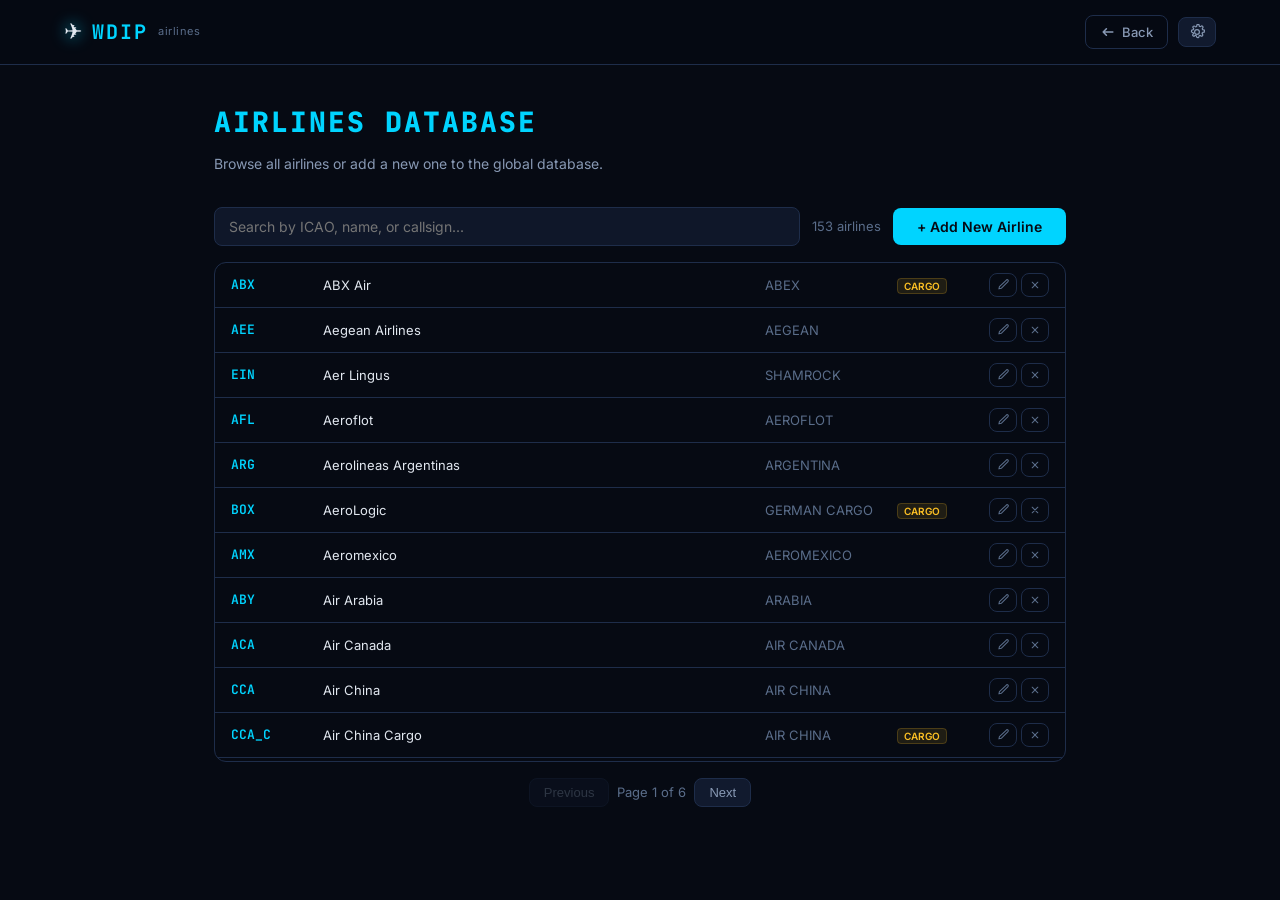
<file: add-airline.html>
<!DOCTYPE html>
<html lang="en">
<head>
  <meta charset="UTF-8">
  <meta name="viewport" content="width=device-width, initial-scale=1.0">
  <title>Add Airline — WDIP</title>
  <link rel="preconnect" href="https://fonts.googleapis.com">
  <link rel="preconnect" href="https://fonts.gstatic.com" crossorigin>
  <link href="https://fonts.googleapis.com/css2?family=Inter:wght@300;400;500;600;700;800;900&family=JetBrains+Mono:wght@400;500;600;700&display=swap" rel="stylesheet">
  <link rel="stylesheet" href="styles.css">
  <link rel="icon" href="data:image/svg+xml,<svg xmlns='http://www.w3.org/2000/svg' viewBox='0 0 100 100'><text y='.9em' font-size='90'>✈️</text></svg>">
</head>
<body class="edit-page">

  <!-- Navigation -->
  <nav class="navbar" id="navbar">
    <div class="nav-container">
      <a href="index.html" class="nav-logo">
        <span class="logo-icon">✈</span>
        <span class="logo-text">WDIP</span>
        <span class="logo-sub">airlines</span>
      </a>
      <div class="editor-nav-actions">
        <a href="index.html" class="editor-back-link">
          <svg width="16" height="16" viewBox="0 0 20 20" fill="none"><path d="M16 10H4m0 0l4-4m-4 4l4 4" stroke="currentColor" stroke-width="2" stroke-linecap="round" stroke-linejoin="round"/></svg>
          Back
        </a>
        <button class="editor-settings-btn" id="settingsBtn" title="Settings">
          <svg width="16" height="16" viewBox="0 0 20 20" fill="none"><path d="M10 13a3 3 0 100-6 3 3 0 000 6z" stroke="currentColor" stroke-width="1.5"/><path d="M16.47 11.13a1.25 1.25 0 00.25 1.38l.05.04a1.5 1.5 0 11-2.13 2.13l-.04-.05a1.25 1.25 0 00-2.13.88v.12a1.5 1.5 0 01-3 0v-.06a1.25 1.25 0 00-.82-1.15 1.25 1.25 0 00-1.38.25l-.04.05a1.5 1.5 0 11-2.13-2.13l.05-.04a1.25 1.25 0 00-.88-2.13H4.5a1.5 1.5 0 010-3h.06a1.25 1.25 0 001.15-.82 1.25 1.25 0 00-.25-1.38l-.05-.04A1.5 1.5 0 117.54 3.1l.04.05a1.25 1.25 0 001.38.25H9a1.25 1.25 0 00.75-1.15V2a1.5 1.5 0 013 0v.06a1.25 1.25 0 00.75 1.15 1.25 1.25 0 001.38-.25l.04-.05a1.5 1.5 0 112.13 2.13l-.05.04a1.25 1.25 0 00-.25 1.38V6.5a1.25 1.25 0 001.15.75h.35a1.5 1.5 0 010 3h-.06a1.25 1.25 0 00-1.15.75z" stroke="currentColor" stroke-width="1.5"/></svg>
        </button>
      </div>
    </div>
  </nav>

  <!-- Main Content -->
  <main class="form-page-main" style="max-width: 900px;">
    <h1 class="form-page-title">AIRLINES DATABASE</h1>
    <p class="form-page-subtitle">Browse all airlines or add a new one to the global database.</p>

    <!-- Search + Add button row -->
    <div class="airline-list-header">
      <div class="airline-list-search">
        <input class="form-input" id="airlineSearchInput" placeholder="Search by ICAO, name, or callsign..." spellcheck="false">
      </div>
      <span class="airline-list-count" id="airlineCount"></span>
      <button class="form-submit-btn" id="addNewBtn">
        + Add New Airline
      </button>
    </div>

    <!-- Add Airline Form (hidden by default) -->
    <div class="form-card" id="addAirlineForm" style="display: none;">
      <h3 style="margin-bottom: 16px; font-size: 16px; color: var(--text-primary);">New Airline</h3>
      <div class="form-field">
        <label>Key (Database Code)</label>
        <input class="form-input mono" id="newKey" placeholder="AAL" spellcheck="false">
        <p class="form-input-hint">Unique key in the database. For cargo variants, check the Cargo box below (adds _C suffix automatically).</p>
        <p class="form-error" id="keyError"></p>
      </div>
      <div class="form-field">
        <label>Full Name</label>
        <input class="form-input" id="newName" placeholder="American Airlines" spellcheck="false">
      </div>
      <div class="form-field">
        <label>ICAO Callsign Code</label>
        <input class="form-input mono" id="newIcao" placeholder="AAL" spellcheck="false">
      </div>
      <div class="form-field">
        <label>Phonetic Callsign</label>
        <input class="form-input" id="newCallsign" placeholder="AMERICAN" spellcheck="false">
      </div>
      <div class="form-field">
        <label class="form-checkbox-label">
          <input type="checkbox" id="newCargo"> Cargo airline (adds _C suffix to key)
        </label>
      </div>
      <div class="form-actions">
        <button class="form-cancel-btn" id="cancelAddBtn">Cancel</button>
        <button class="form-submit-btn" id="saveAirlineBtn">Save Airline</button>
      </div>
    </div>

    <!-- Airline List -->
    <div class="airline-list" id="airlineList">
      <!-- Rendered by JS -->
    </div>
    <div class="airline-pagination" id="pagination"></div>
  </main>

  <!-- Toast + Settings injected by settings.js -->

  <script src="airlines-db.js"></script>
  <script src="github-api.js"></script>
  <script src="settings.js"></script>
  <script src="add-airline.js"></script>
</body>
</html>
</file>
<file: styles.css>
/* ============================================
   WHERE DO I PARK — Styles
   Dark aviation theme for flight simmers
   ============================================ */

/* --- Reset & Variables --- */
*, *::before, *::after {
  margin: 0;
  padding: 0;
  box-sizing: border-box;
}

:root {
  --bg-primary: #060a13;
  --bg-secondary: #0c1220;
  --bg-card: #111a2e;
  --bg-card-hover: #162036;
  --bg-surface: #0f1729;
  --border: #1e2d4a;
  --border-light: #2a3f66;
  --text-primary: #e2e8f0;
  --text-secondary: #8899b4;
  --text-muted: #5a6d8a;
  --accent: #00d4ff;
  --accent-dim: #0099bb;
  --accent-glow: rgba(0, 212, 255, 0.15);
  --accent-glow-strong: rgba(0, 212, 255, 0.3);
  --green: #00e87b;
  --green-dim: #00a857;
  --amber: #fbbf24;
  --red: #f87171;
  --radius-sm: 8px;
  --radius-md: 12px;
  --radius-lg: 16px;
  --radius-xl: 24px;
  --shadow-sm: 0 2px 8px rgba(0,0,0,0.3);
  --shadow-md: 0 4px 20px rgba(0,0,0,0.4);
  --shadow-lg: 0 8px 40px rgba(0,0,0,0.5);
  --shadow-glow: 0 0 30px rgba(0, 212, 255, 0.1);
  --font-sans: 'Inter', -apple-system, BlinkMacSystemFont, 'Segoe UI', sans-serif;
  --font-mono: 'JetBrains Mono', 'Fira Code', 'Cascadia Code', monospace;
  --transition: 0.25s cubic-bezier(0.4, 0, 0.2, 1);
}

html {
  scroll-behavior: smooth;
  scroll-padding-top: 80px;
}

body {
  font-family: var(--font-sans);
  background: var(--bg-primary);
  color: var(--text-primary);
  line-height: 1.6;
  overflow-x: hidden;
  -webkit-font-smoothing: antialiased;
}

::selection {
  background: var(--accent);
  color: var(--bg-primary);
}

::-webkit-scrollbar {
  width: 8px;
}
::-webkit-scrollbar-track {
  background: var(--bg-secondary);
}
::-webkit-scrollbar-thumb {
  background: var(--border-light);
  border-radius: 4px;
}
::-webkit-scrollbar-thumb:hover {
  background: var(--text-muted);
}

.container {
  max-width: 1200px;
  margin: 0 auto;
  padding: 0 24px;
}

/* --- Navigation --- */
.navbar {
  position: fixed;
  top: 0;
  left: 0;
  right: 0;
  z-index: 100;
  background: rgba(6, 10, 19, 0.85);
  backdrop-filter: blur(20px);
  -webkit-backdrop-filter: blur(20px);
  border-bottom: 1px solid var(--border);
  transition: var(--transition);
}

.nav-container {
  max-width: 1200px;
  margin: 0 auto;
  padding: 0 24px;
  height: 64px;
  display: flex;
  align-items: center;
  justify-content: space-between;
}

.nav-logo {
  display: flex;
  align-items: center;
  gap: 10px;
  text-decoration: none;
  color: var(--text-primary);
}

.logo-icon {
  font-size: 22px;
  filter: drop-shadow(0 0 8px var(--accent));
}

.logo-text {
  font-family: var(--font-mono);
  font-weight: 700;
  font-size: 20px;
  letter-spacing: 2px;
  color: var(--accent);
}

.logo-sub {
  font-size: 11px;
  font-weight: 400;
  color: var(--text-muted);
  letter-spacing: 0.5px;
  display: none;
}

@media (min-width: 640px) {
  .logo-sub {
    display: inline;
  }
}

.nav-links {
  display: flex;
  gap: 32px;
}

.nav-link {
  text-decoration: none;
  color: var(--text-secondary);
  font-size: 14px;
  font-weight: 500;
  transition: var(--transition);
  position: relative;
}

.nav-link::after {
  content: '';
  position: absolute;
  bottom: -4px;
  left: 0;
  width: 0;
  height: 2px;
  background: var(--accent);
  transition: var(--transition);
}

.nav-link:hover {
  color: var(--text-primary);
}

.nav-link:hover::after {
  width: 100%;
}

.nav-mobile-toggle {
  display: none;
  flex-direction: column;
  gap: 5px;
  background: none;
  border: none;
  cursor: pointer;
  padding: 4px;
}

.nav-mobile-toggle span {
  width: 22px;
  height: 2px;
  background: var(--text-secondary);
  border-radius: 2px;
  transition: var(--transition);
}

@media (max-width: 639px) {
  .nav-links {
    display: none;
  }
  .nav-mobile-toggle {
    display: flex;
  }
}

/* --- Hero Section --- */
.hero {
  position: relative;
  min-height: 100vh;
  display: flex;
  align-items: center;
  justify-content: center;
  padding: 120px 24px 80px;
  overflow: hidden;
}

.hero-bg {
  position: absolute;
  inset: 0;
  overflow: hidden;
}

.grid-pattern {
  position: absolute;
  inset: 0;
  background-image:
    radial-gradient(circle at 1px 1px, rgba(0, 212, 255, 0.06) 1px, transparent 0);
  background-size: 40px 40px;
  mask-image: radial-gradient(ellipse at center, black 30%, transparent 70%);
  -webkit-mask-image: radial-gradient(ellipse at center, black 30%, transparent 70%);
}

.hero-content {
  position: relative;
  z-index: 1;
  text-align: center;
  max-width: 700px;
}

.hero-badge {
  display: inline-block;
  padding: 6px 16px;
  background: var(--accent-glow);
  border: 1px solid rgba(0, 212, 255, 0.2);
  border-radius: 100px;
  font-size: 13px;
  font-weight: 500;
  color: var(--accent);
  margin-bottom: 28px;
  letter-spacing: 0.5px;
}

.hero-title {
  font-size: clamp(48px, 8vw, 80px);
  font-weight: 900;
  line-height: 1.05;
  letter-spacing: -2px;
  margin-bottom: 20px;
}

.accent {
  color: var(--accent);
  text-shadow: 0 0 40px rgba(0, 212, 255, 0.3);
}

.hero-subtitle {
  font-size: 18px;
  color: var(--text-secondary);
  max-width: 520px;
  margin: 0 auto 36px;
  line-height: 1.7;
}

.hero-cta {
  display: inline-flex;
  align-items: center;
  gap: 10px;
  padding: 14px 32px;
  background: var(--accent);
  color: var(--bg-primary);
  font-weight: 600;
  font-size: 16px;
  border: none;
  border-radius: var(--radius-md);
  text-decoration: none;
  cursor: pointer;
  transition: var(--transition);
  box-shadow: 0 0 30px rgba(0, 212, 255, 0.25);
}

.hero-cta:hover {
  background: #33dfff;
  transform: translateY(-2px);
  box-shadow: 0 0 50px rgba(0, 212, 255, 0.35);
}

.hero-stats {
  display: flex;
  align-items: center;
  justify-content: center;
  gap: 32px;
  margin-top: 56px;
  padding-top: 32px;
  border-top: 1px solid var(--border);
}

.stat {
  display: flex;
  flex-direction: column;
  align-items: center;
  gap: 4px;
}

.stat-value {
  font-family: var(--font-mono);
  font-size: 28px;
  font-weight: 700;
  color: var(--text-primary);
}

.stat-label {
  font-size: 12px;
  color: var(--text-muted);
  text-transform: uppercase;
  letter-spacing: 1px;
}

.stat-divider {
  width: 1px;
  height: 32px;
  background: var(--border);
}

/* --- Section Shared --- */
.section-header {
  text-align: center;
  margin-bottom: 48px;
}

.section-tag {
  display: inline-block;
  padding: 4px 14px;
  background: var(--accent-glow);
  border: 1px solid rgba(0, 212, 255, 0.15);
  border-radius: 100px;
  font-size: 12px;
  font-weight: 600;
  color: var(--accent);
  text-transform: uppercase;
  letter-spacing: 1.5px;
  margin-bottom: 16px;
}

.section-title {
  font-size: clamp(28px, 4vw, 40px);
  font-weight: 800;
  letter-spacing: -1px;
  margin-bottom: 12px;
}

.section-desc {
  font-size: 16px;
  color: var(--text-secondary);
  max-width: 560px;
  margin: 0 auto;
  line-height: 1.7;
}

/* --- Airport Selection --- */
.airports-section {
  padding: 100px 0;
  background: var(--bg-secondary);
  border-top: 1px solid var(--border);
  border-bottom: 1px solid var(--border);
}

/* Airport Search Bar */
.airport-search-bar {
  display: flex;
  align-items: center;
  gap: 12px;
  padding: 14px 20px;
  background: var(--bg-card);
  border: 1px solid var(--border);
  border-radius: var(--radius-lg);
  margin-bottom: 24px;
  transition: border-color 0.2s;
}

.airport-search-bar:focus-within {
  border-color: var(--accent-dim);
}

.airport-search-icon {
  color: var(--text-muted);
  flex-shrink: 0;
}

.airport-search-input {
  width: 100%;
  background: transparent;
  border: none;
  outline: none;
  font-family: var(--font-sans);
  font-size: 15px;
  color: var(--text-primary);
}

.airport-search-input::placeholder {
  color: var(--text-muted);
}

.airport-grid {
  display: grid;
  grid-template-columns: repeat(auto-fit, minmax(320px, 1fr));
  gap: 20px;
}

.airport-card {
  position: relative;
  padding: 28px;
  background: var(--bg-card);
  border: 1px solid var(--border);
  border-radius: var(--radius-lg);
  cursor: pointer;
  transition: var(--transition);
  overflow: hidden;
}

.airport-card::before {
  content: '';
  position: absolute;
  top: 0;
  left: 0;
  right: 0;
  height: 3px;
  background: linear-gradient(90deg, var(--accent), var(--green));
  opacity: 0;
  transition: var(--transition);
}

.airport-card:hover {
  border-color: var(--border-light);
  background: var(--bg-card-hover);
  transform: translateY(-4px);
  box-shadow: var(--shadow-lg), var(--shadow-glow);
}

.airport-card:hover::before {
  opacity: 1;
}

.airport-card.active {
  border-color: var(--accent);
  box-shadow: var(--shadow-glow);
}

.airport-card.active::before {
  opacity: 1;
}

.airport-card.coming-soon {
  opacity: 0.6;
}

.airport-card.coming-soon:hover {
  opacity: 0.8;
  transform: translateY(-2px);
}

.airport-card-top {
  display: flex;
  align-items: center;
  justify-content: space-between;
  gap: 10px;
  margin-bottom: 4px;
}

.airport-card-icao {
  font-family: var(--font-mono);
  font-size: 32px;
  font-weight: 700;
  color: var(--accent);
  letter-spacing: 2px;
  margin-bottom: 0;
}

.airport-card-name {
  font-size: 16px;
  font-weight: 600;
  margin-bottom: 2px;
}

.airport-card-city {
  font-size: 13px;
  color: var(--text-muted);
  margin-bottom: 16px;
}

.airport-card-meta {
  display: flex;
  gap: 16px;
  flex-wrap: wrap;
}

.airport-meta-item {
  display: flex;
  align-items: center;
  gap: 6px;
  font-size: 12px;
  color: var(--text-secondary);
}

.meta-dot {
  width: 6px;
  height: 6px;
  border-radius: 50%;
  background: var(--green);
}

.meta-dot.amber {
  background: var(--amber);
}

.coming-soon-badge {
  position: absolute;
  top: 16px;
  right: 16px;
  padding: 4px 12px;
  background: rgba(251, 191, 36, 0.1);
  border: 1px solid rgba(251, 191, 36, 0.25);
  border-radius: 100px;
  font-size: 11px;
  font-weight: 600;
  color: var(--amber);
  text-transform: uppercase;
  letter-spacing: 1px;
}


.verification-badge {
  display: inline-flex;
  align-items: center;
  white-space: nowrap;
  padding: 4px 10px;
  border-radius: 100px;
  font-size: 11px;
  font-weight: 700;
  letter-spacing: 0.4px;
  flex-shrink: 0;
}

.verification-badge.verified,
.verification-chip.verified {
  color: var(--green);
  border: 1px solid rgba(0, 232, 123, 0.3);
  background: rgba(0, 232, 123, 0.12);
}

.verification-badge.in_progress,
.verification-chip.in_progress {
  color: var(--amber);
  border: 1px solid rgba(251, 191, 36, 0.3);
  background: rgba(251, 191, 36, 0.12);
}

/* --- Search Section --- */
.search-section {
  padding: 100px 0 60px;
  min-height: 100vh;
}

.search-header {
  margin-bottom: 36px;
}

.back-btn {
  display: inline-flex;
  align-items: center;
  gap: 8px;
  padding: 8px 16px;
  background: transparent;
  border: 1px solid var(--border);
  border-radius: var(--radius-sm);
  color: var(--text-secondary);
  font-size: 13px;
  font-weight: 500;
  cursor: pointer;
  transition: var(--transition);
  margin-bottom: 24px;
  font-family: var(--font-sans);
}

.back-btn:hover {
  border-color: var(--border-light);
  color: var(--text-primary);
  background: var(--bg-card);
}

.airport-info-header {
  display: flex;
  align-items: baseline;
  gap: 16px;
  flex-wrap: wrap;
}

.airport-info-header .icao {
  font-family: var(--font-mono);
  font-size: 36px;
  font-weight: 800;
  color: var(--accent);
  letter-spacing: 3px;
}

.airport-info-header .name {
  font-size: 18px;
  color: var(--text-secondary);
  font-weight: 400;
}


.verification-chip {
  padding: 5px 12px;
  border-radius: 100px;
  font-size: 12px;
  font-weight: 600;
  margin-left: 4px;
}

.edit-airport-btn {
  display: inline-flex;
  align-items: center;
  gap: 6px;
  padding: 7px 16px;
  background: transparent;
  border: 1px solid var(--border);
  border-radius: var(--radius-sm);
  color: var(--text-secondary);
  font-size: 13px;
  font-weight: 500;
  cursor: pointer;
  transition: var(--transition);
  text-decoration: none;
  font-family: var(--font-sans);
  margin-left: auto;
}

.edit-airport-btn:hover {
  border-color: var(--accent);
  color: var(--accent);
  background: var(--accent-glow);
}

/* --- Search Bar --- */
.search-bar-container {
  margin-bottom: 40px;
}

.search-bar {
  display: flex;
  gap: 12px;
  padding: 8px;
  background: var(--bg-card);
  border: 1px solid var(--border);
  border-radius: var(--radius-lg);
  align-items: flex-end;
}

.search-input-group {
  flex: 1;
  position: relative;
  padding: 8px 16px;
}

.search-label {
  display: block;
  font-size: 11px;
  font-weight: 600;
  color: var(--text-muted);
  text-transform: uppercase;
  letter-spacing: 1px;
  margin-bottom: 6px;
}

.search-input {
  width: 100%;
  background: transparent;
  border: none;
  outline: none;
  font-family: var(--font-mono);
  font-size: 18px;
  font-weight: 600;
  color: var(--text-primary);
  letter-spacing: 2px;
  text-transform: uppercase;
}

.search-input::placeholder {
  color: var(--text-muted);
  font-weight: 400;
  text-transform: none;
  letter-spacing: 0;
  font-family: var(--font-sans);
  font-size: 15px;
}

.search-btn {
  display: flex;
  align-items: center;
  gap: 8px;
  padding: 12px 24px;
  background: var(--accent);
  color: var(--bg-primary);
  font-weight: 600;
  font-size: 14px;
  border: none;
  border-radius: var(--radius-md);
  cursor: pointer;
  transition: var(--transition);
  white-space: nowrap;
  font-family: var(--font-sans);
}

.search-btn:hover {
  background: #33dfff;
  box-shadow: 0 0 20px rgba(0, 212, 255, 0.3);
}

/* Autocomplete */
.autocomplete-dropdown {
  position: absolute;
  top: 100%;
  left: 0;
  right: 0;
  background: var(--bg-card);
  border: 1px solid var(--border-light);
  border-radius: var(--radius-md);
  margin-top: 4px;
  max-height: 240px;
  overflow-y: auto;
  display: none;
  z-index: 50;
  box-shadow: var(--shadow-lg);
}

.autocomplete-dropdown.active {
  display: block;
}

.autocomplete-item {
  display: flex;
  align-items: center;
  justify-content: space-between;
  padding: 10px 16px;
  cursor: pointer;
  transition: background 0.15s;
  border-bottom: 1px solid var(--border);
}

.autocomplete-item:last-child {
  border-bottom: none;
}

.autocomplete-item:hover,
.autocomplete-item.selected {
  background: var(--accent-glow);
}

.autocomplete-icao {
  font-family: var(--font-mono);
  font-weight: 600;
  font-size: 14px;
  color: var(--accent);
  letter-spacing: 1px;
  min-width: 50px;
}

.autocomplete-name {
  font-size: 13px;
  color: var(--text-secondary);
}

.autocomplete-terminal {
  font-size: 11px;
  color: var(--text-muted);
  font-family: var(--font-mono);
}

.autocomplete-callsign {
  font-size: 10px;
  color: var(--accent-dim);
  font-family: var(--font-mono);
  text-transform: uppercase;
  letter-spacing: 0.5px;
}

.autocomplete-cargo {
  font-size: 9px;
  background: rgba(0, 232, 123, 0.15);
  color: var(--green);
  padding: 1px 4px;
  border-radius: 3px;
  font-weight: 600;
  letter-spacing: 0.5px;
}

.cargo-badge-sm {
  display: inline-block;
  font-size: 8px;
  background: rgba(0, 232, 123, 0.2);
  color: var(--green);
  padding: 0 3px;
  border-radius: 3px;
  margin-left: 2px;
  font-weight: 700;
  vertical-align: super;
}

/* Quick Airlines */
.quick-airlines {
  display: flex;
  gap: 8px;
  margin-top: 14px;
  flex-wrap: wrap;
  align-items: center;
}

.quick-label {
  font-size: 12px;
  color: var(--text-muted);
  margin-right: 4px;
}

.quick-btn {
  padding: 5px 14px;
  background: var(--bg-surface);
  border: 1px solid var(--border);
  border-radius: 100px;
  font-family: var(--font-mono);
  font-size: 12px;
  font-weight: 600;
  color: var(--text-secondary);
  cursor: pointer;
  transition: var(--transition);
  letter-spacing: 1px;
}

.quick-btn:hover {
  border-color: var(--accent);
  color: var(--accent);
  background: var(--accent-glow);
}

/* --- Results Grid --- */
.results-grid {
  display: grid;
  grid-template-columns: 1fr 380px;
  gap: 24px;
  align-items: start;
}

@media (max-width: 960px) {
  .results-grid {
    grid-template-columns: 1fr;
  }
}

/* --- Map --- */
.map-card {
  background: var(--bg-card);
  border: 1px solid var(--border);
  border-radius: var(--radius-lg);
  overflow: hidden;
}

.map-card-header {
  display: flex;
  align-items: center;
  gap: 16px;
  padding: 12px 20px;
  border-bottom: 1px solid var(--border);
  flex-wrap: wrap;
}

.map-card-header h3 {
  font-size: 14px;
  font-weight: 600;
  color: var(--text-primary);
}

.map-hint {
  font-size: 12px;
  color: var(--text-muted);
  transition: var(--transition);
  margin-left: auto;
}

/* Map View Toggle */
.map-view-toggle {
  display: flex;
  background: var(--bg-primary);
  border: 1px solid var(--border);
  border-radius: var(--radius-sm);
  overflow: hidden;
}

.map-toggle-btn {
  padding: 5px 14px;
  background: transparent;
  border: none;
  font-family: var(--font-sans);
  font-size: 12px;
  font-weight: 600;
  color: var(--text-muted);
  cursor: pointer;
  transition: var(--transition);
  white-space: nowrap;
}

.map-toggle-btn:hover {
  color: var(--text-secondary);
}

.map-toggle-btn.active {
  background: var(--accent);
  color: var(--bg-primary);
}

.map-wrapper {
  padding: 0;
  min-height: 400px;
}

#leafletMap {
  width: 100%;
  height: 500px;
  background: var(--bg-primary);
  z-index: 1;
}

/* Leaflet dark theme overrides */
.leaflet-container {
  background: var(--bg-primary) !important;
  font-family: var(--font-sans) !important;
}

.leaflet-control-zoom {
  border: 1px solid var(--border-light) !important;
  box-shadow: var(--shadow-md) !important;
}

.leaflet-control-zoom a {
  background: var(--bg-card) !important;
  color: var(--text-primary) !important;
  border-color: var(--border) !important;
}

.leaflet-control-zoom a:hover {
  background: var(--bg-card-hover) !important;
}

.leaflet-control-attribution {
  background: rgba(6, 10, 19, 0.7) !important;
  color: var(--text-muted) !important;
  font-size: 10px !important;
}

.leaflet-control-attribution a {
  color: var(--text-muted) !important;
}

/* Leaflet tooltip for terminals */
.terminal-tooltip {
  background: var(--bg-card) !important;
  border: 1px solid var(--border-light) !important;
  color: var(--text-primary) !important;
  font-family: var(--font-sans) !important;
  font-size: 13px !important;
  font-weight: 600 !important;
  padding: 6px 12px !important;
  border-radius: var(--radius-sm) !important;
  box-shadow: var(--shadow-md) !important;
  white-space: nowrap;
}

.terminal-tooltip::before {
  border-top-color: var(--border-light) !important;
}

.terminal-tooltip .tooltip-gates {
  font-family: var(--font-mono);
  font-size: 11px;
  font-weight: 400;
  color: var(--text-muted);
  display: block;
  margin-top: 2px;
}

.terminal-tooltip .tooltip-renovation {
  color: var(--amber);
  font-size: 11px;
  font-weight: 500;
  display: block;
  margin-top: 2px;
}

/* --- Info Panel --- */
.info-card {
  background: var(--bg-card);
  border: 1px solid var(--border);
  border-radius: var(--radius-lg);
  overflow: hidden;
  margin-bottom: 20px;
}

.info-placeholder {
  padding: 48px 24px;
  text-align: center;
  color: var(--text-muted);
}

.info-placeholder-icon {
  margin-bottom: 16px;
  opacity: 0.4;
  color: var(--accent);
}

.info-placeholder p {
  font-size: 14px;
  line-height: 1.6;
}

.info-content {
  padding: 0;
}

.info-airline-header {
  padding: 24px 24px 20px;
  border-bottom: 1px solid var(--border);
  display: flex;
  align-items: center;
  gap: 16px;
}

.airline-icon {
  width: 48px;
  height: 48px;
  background: var(--accent-glow);
  border: 1px solid rgba(0, 212, 255, 0.2);
  border-radius: var(--radius-md);
  display: flex;
  align-items: center;
  justify-content: center;
  font-family: var(--font-mono);
  font-weight: 700;
  font-size: 14px;
  color: var(--accent);
  letter-spacing: 1px;
  flex-shrink: 0;
}

.airline-details h3 {
  font-size: 18px;
  font-weight: 700;
}

.airline-details .airline-icao-label {
  font-family: var(--font-mono);
  font-size: 12px;
  color: var(--text-muted);
  letter-spacing: 1px;
}

.info-grid {
  display: grid;
  grid-template-columns: 1fr 1fr;
  gap: 1px;
  background: var(--border);
}

.info-grid-item {
  padding: 16px 20px;
  background: var(--bg-card);
}

.info-grid-label {
  font-size: 11px;
  font-weight: 600;
  color: var(--text-muted);
  text-transform: uppercase;
  letter-spacing: 1px;
  margin-bottom: 4px;
}

.info-grid-value {
  font-size: 16px;
  font-weight: 600;
  color: var(--text-primary);
}

.info-grid-value.mono {
  font-family: var(--font-mono);
  letter-spacing: 1px;
}

.info-grid-value.terminal-highlight {
  color: var(--accent);
}

.info-other-airlines {
  padding: 20px 24px;
  border-top: 1px solid var(--border);
}

.info-other-airlines h4 {
  font-size: 12px;
  font-weight: 600;
  color: var(--text-muted);
  text-transform: uppercase;
  letter-spacing: 1px;
  margin-bottom: 10px;
}

.other-airline-tags {
  display: flex;
  flex-wrap: wrap;
  gap: 6px;
}

.airline-tag {
  padding: 4px 10px;
  background: var(--bg-surface);
  border: 1px solid var(--border);
  border-radius: 100px;
  font-family: var(--font-mono);
  font-size: 11px;
  font-weight: 500;
  color: var(--text-secondary);
  letter-spacing: 0.5px;
  cursor: pointer;
  transition: var(--transition);
}

.airline-tag:hover {
  border-color: var(--accent);
  color: var(--accent);
}

.info-not-found {
  padding: 32px 24px;
  text-align: center;
}

.info-not-found .nf-icon {
  font-size: 32px;
  margin-bottom: 12px;
  opacity: 0.5;
}

.info-not-found h3 {
  font-size: 16px;
  margin-bottom: 6px;
  color: var(--text-primary);
}

.info-not-found p {
  font-size: 13px;
  color: var(--text-muted);
}

/* --- FBO Card --- */
.fbo-card {
  background: var(--bg-card);
  border: 1px solid var(--border);
  border-radius: var(--radius-lg);
  overflow: hidden;
}

.fbo-header {
  display: flex;
  align-items: center;
  justify-content: space-between;
  padding: 16px 20px;
  border-bottom: 1px solid var(--border);
}

.fbo-header h3 {
  font-size: 14px;
  font-weight: 600;
}

.fbo-badge {
  padding: 3px 10px;
  background: rgba(0, 232, 123, 0.08);
  border: 1px solid rgba(0, 232, 123, 0.2);
  border-radius: 100px;
  font-size: 11px;
  font-weight: 600;
  color: var(--green);
  letter-spacing: 0.5px;
}

.fbo-item {
  padding: 16px 20px;
  border-bottom: 1px solid var(--border);
  transition: background 0.2s;
}

.fbo-item:last-child {
  border-bottom: none;
}

.fbo-item:hover {
  background: var(--bg-card-hover);
}

.fbo-name {
  font-size: 15px;
  font-weight: 600;
  margin-bottom: 4px;
}

.fbo-description {
  font-size: 12px;
  color: var(--text-secondary);
  margin-bottom: 2px;
}

.fbo-location {
  font-size: 12px;
  color: var(--text-muted);
}

.fbo-phone {
  font-family: var(--font-mono);
  font-size: 12px;
  color: var(--text-secondary);
  margin-top: 2px;
}

.fbo-item[data-fbo-id] {
  cursor: pointer;
}

.fbo-item.fbo-hover-active {
  background: rgba(0, 232, 123, 0.06);
  border-left: 3px solid var(--green);
  padding-left: 17px;
}

.fbo-tooltip {
  border-color: rgba(0, 232, 123, 0.3) !important;
}

/* --- Contribute Section --- */
.contribute-section {
  padding: 100px 0;
  background: var(--bg-secondary);
  border-top: 1px solid var(--border);
}

.contribute-card {
  display: grid;
  grid-template-columns: 1fr 300px;
  gap: 48px;
  align-items: center;
  padding: 48px;
  background: var(--bg-card);
  border: 1px solid var(--border);
  border-radius: var(--radius-xl);
  position: relative;
  overflow: hidden;
}

@media (max-width: 768px) {
  .contribute-card {
    grid-template-columns: 1fr;
    padding: 32px 24px;
  }
  .contribute-visual {
    display: none;
  }
}

.contribute-content .section-tag {
  margin-bottom: 16px;
}

.contribute-content .section-title {
  margin-bottom: 12px;
}

.contribute-content .section-desc {
  margin: 0 auto 28px;
  max-width: 640px;
}

.contribute-features {
  display: flex;
  flex-direction: column;
  gap: 16px;
  margin-bottom: 32px;
}

.contribute-feature {
  display: flex;
  gap: 14px;
  align-items: flex-start;
}

.feature-icon {
  font-size: 20px;
  line-height: 1;
  margin-top: 2px;
}

.contribute-feature strong {
  font-size: 14px;
  display: block;
  margin-bottom: 2px;
}

.contribute-feature p {
  font-size: 13px;
  color: var(--text-muted);
  line-height: 1.5;
}

.contribute-btn {
  display: inline-flex;
  align-items: center;
  gap: 10px;
  padding: 12px 28px;
  background: transparent;
  border: 2px solid var(--accent);
  color: var(--accent);
  font-weight: 600;
  font-size: 15px;
  border-radius: var(--radius-md);
  cursor: pointer;
  transition: var(--transition);
  font-family: var(--font-sans);
}

.contribute-btn:hover {
  background: var(--accent);
  color: var(--bg-primary);
  box-shadow: 0 0 30px rgba(0, 212, 255, 0.25);
}

/* Globe Visual */
.contribute-visual {
  display: flex;
  align-items: center;
  justify-content: center;
  position: relative;
  height: 260px;
}

.visual-globe {
  position: relative;
  width: 200px;
  height: 200px;
}

.globe-ring {
  position: absolute;
  border-radius: 50%;
  border: 1px solid rgba(0, 212, 255, 0.12);
}

.ring-1 {
  inset: 0;
  animation: globe-spin 20s linear infinite;
}

.ring-2 {
  inset: 20px;
  border-color: rgba(0, 212, 255, 0.08);
  animation: globe-spin 15s linear infinite reverse;
}

.ring-3 {
  inset: 40px;
  border-color: rgba(0, 212, 255, 0.05);
  animation: globe-spin 25s linear infinite;
}

@keyframes globe-spin {
  from { transform: rotate(0deg); }
  to { transform: rotate(360deg); }
}

.globe-dot {
  position: absolute;
  width: 6px;
  height: 6px;
  background: var(--accent);
  border-radius: 50%;
  box-shadow: 0 0 8px var(--accent);
}

.dot-1 { top: 30%; left: 10%; animation: dot-blink 3s ease-in-out infinite; }
.dot-2 { top: 60%; left: 80%; animation: dot-blink 3s ease-in-out 0.5s infinite; }
.dot-3 { top: 15%; left: 55%; animation: dot-blink 3s ease-in-out 1s infinite; }
.dot-4 { top: 75%; left: 35%; animation: dot-blink 3s ease-in-out 1.5s infinite; }
.dot-5 { top: 45%; left: 65%; animation: dot-blink 3s ease-in-out 2s infinite; }

@keyframes dot-blink {
  0%, 100% { opacity: 0.3; transform: scale(1); }
  50% { opacity: 1; transform: scale(1.5); }
}

/* --- About Section --- */
.about-section {
  padding: 80px 0;
  border-top: 1px solid var(--border);
}

.about-section .section-desc {
  max-width: 640px;
}

/* --- Footer --- */
.footer {
  padding: 40px 0;
  border-top: 1px solid var(--border);
}

.footer-content {
  text-align: center;
}

.footer-brand {
  display: flex;
  align-items: center;
  justify-content: center;
  gap: 10px;
  margin-bottom: 12px;
}

.footer-brand .logo-icon {
  font-size: 18px;
}

.footer-brand .logo-text {
  font-size: 16px;
}

.footer-note {
  font-size: 13px;
  color: var(--text-muted);
  margin-bottom: 8px;
}

.footer-copy {
  font-size: 12px;
  color: var(--text-muted);
  opacity: 0.6;
}

/* --- Modal --- */
.modal-overlay {
  position: fixed;
  inset: 0;
  background: rgba(6, 10, 19, 0.8);
  backdrop-filter: blur(8px);
  -webkit-backdrop-filter: blur(8px);
  z-index: 200;
  display: none;
  align-items: center;
  justify-content: center;
  padding: 24px;
}

.modal-overlay.active {
  display: flex;
}

.modal {
  background: var(--bg-card);
  border: 1px solid var(--border-light);
  border-radius: var(--radius-xl);
  padding: 40px;
  max-width: 420px;
  width: 100%;
  text-align: center;
  position: relative;
  animation: modal-in 0.3s ease-out;
  box-shadow: var(--shadow-lg);
}

@keyframes modal-in {
  from {
    opacity: 0;
    transform: scale(0.95) translateY(10px);
  }
  to {
    opacity: 1;
    transform: scale(1) translateY(0);
  }
}

.modal-close {
  position: absolute;
  top: 16px;
  right: 16px;
  background: none;
  border: none;
  color: var(--text-muted);
  font-size: 24px;
  cursor: pointer;
  padding: 4px 8px;
  transition: color 0.2s;
  line-height: 1;
}

.modal-close:hover {
  color: var(--text-primary);
}

.modal-icon {
  font-size: 48px;
  margin-bottom: 16px;
}

.modal-title {
  font-size: 22px;
  font-weight: 700;
  margin-bottom: 8px;
}

.modal-desc {
  font-size: 14px;
  color: var(--text-secondary);
  margin-bottom: 28px;
  line-height: 1.6;
}

.modal-btn {
  padding: 10px 32px;
  background: var(--accent);
  color: var(--bg-primary);
  border: none;
  border-radius: var(--radius-md);
  font-weight: 600;
  font-size: 14px;
  cursor: pointer;
  transition: var(--transition);
  font-family: var(--font-sans);
}

.modal-btn:hover {
  background: #33dfff;
}

/* --- Animations --- */
@keyframes fade-in-up {
  from {
    opacity: 0;
    transform: translateY(20px);
  }
  to {
    opacity: 1;
    transform: translateY(0);
  }
}

.fade-in-up {
  animation: fade-in-up 0.5s ease-out forwards;
}

/* --- Responsive --- */
@media (max-width: 639px) {
  .hero {
    padding: 100px 20px 60px;
  }

  .hero-title {
    letter-spacing: -1px;
  }

  .hero-stats {
    gap: 20px;
  }

  .stat-value {
    font-size: 22px;
  }

  .airport-grid {
    grid-template-columns: 1fr;
  }

  .search-bar {
    flex-direction: column;
  }

  .search-btn {
    width: 100%;
    justify-content: center;
  }

  .results-grid {
    grid-template-columns: 1fr;
  }

  .info-grid {
    grid-template-columns: 1fr;
  }

  .airport-info-header .icao {
    font-size: 28px;
  }
}

/* ============================================
   EDIT PAGE STYLES
   ============================================ */

.edit-page {
  background: var(--bg-primary);
}

/* Editor Nav Actions */
.editor-nav-actions {
  display: flex;
  align-items: center;
  gap: 10px;
}

.editor-back-link {
  display: inline-flex;
  align-items: center;
  gap: 6px;
  padding: 6px 14px;
  color: var(--text-secondary);
  text-decoration: none;
  font-size: 13px;
  font-weight: 500;
  border: 1px solid var(--border);
  border-radius: var(--radius-sm);
  transition: var(--transition);
}

.editor-back-link:hover {
  color: var(--text-primary);
  border-color: var(--border-light);
  background: var(--bg-card);
}

.editor-save-btn {
  display: inline-flex;
  align-items: center;
  gap: 6px;
  padding: 7px 18px;
  background: var(--accent);
  color: var(--bg-primary);
  border: none;
  border-radius: var(--radius-sm);
  font-size: 13px;
  font-weight: 600;
  cursor: pointer;
  transition: var(--transition);
  font-family: var(--font-sans);
  opacity: 0.5;
}

.editor-save-btn.has-changes {
  opacity: 1;
  box-shadow: 0 0 20px rgba(0, 212, 255, 0.3);
}

.editor-save-btn:hover {
  background: #33dfff;
}

.editor-export-btn {
  display: inline-flex;
  align-items: center;
  gap: 6px;
  padding: 7px 14px;
  background: transparent;
  border: 1px solid var(--border);
  color: var(--text-secondary);
  border-radius: var(--radius-sm);
  font-size: 13px;
  font-weight: 500;
  cursor: pointer;
  transition: var(--transition);
  font-family: var(--font-sans);
}

.editor-export-btn:hover {
  border-color: var(--green);
  color: var(--green);
}

.editor-reset-btn {
  padding: 7px 14px;
  background: transparent;
  border: 1px solid var(--border);
  color: var(--text-muted);
  border-radius: var(--radius-sm);
  font-size: 13px;
  font-weight: 500;
  cursor: pointer;
  transition: var(--transition);
  font-family: var(--font-sans);
}

.editor-reset-btn:hover {
  border-color: var(--red);
  color: var(--red);
}

/* Editor Main */
.editor-main {
  padding: 80px 24px 40px;
  max-width: 1400px;
  margin: 0 auto;
}

.editor-airport-header {
  display: flex;
  align-items: baseline;
  gap: 16px;
  flex-wrap: wrap;
  margin-bottom: 24px;
}

.editor-icao {
  font-family: var(--font-mono);
  font-size: 32px;
  font-weight: 800;
  color: var(--accent);
  letter-spacing: 3px;
}

.editor-name {
  font-size: 16px;
  color: var(--text-secondary);
  font-weight: 400;
}

/* Editor Layout */
.editor-layout {
  display: grid;
  grid-template-columns: 1fr 420px;
  gap: 24px;
  align-items: start;
}

@media (max-width: 1024px) {
  .editor-layout {
    grid-template-columns: 1fr;
  }
}

/* Editor Map */
.editor-map-col .map-card {
  position: sticky;
  top: 80px;
}

#editMap {
  width: 100%;
  height: 550px;
  background: var(--bg-primary);
  z-index: 1;
}

.editor-map-instructions {
  margin-top: 12px;
  padding: 10px 16px;
  background: var(--bg-card);
  border: 1px solid var(--border);
  border-radius: var(--radius-sm);
  font-size: 12px;
  color: var(--text-muted);
  line-height: 1.5;
}

.editor-map-instructions strong {
  color: var(--text-secondary);
}

/* Editor Panel */
.editor-panel-col {
  display: flex;
  flex-direction: column;
  gap: 24px;
}

.editor-section {
  background: var(--bg-card);
  border: 1px solid var(--border);
  border-radius: var(--radius-lg);
  overflow: visible;
}

.editor-section-header {
  display: flex;
  align-items: center;
  justify-content: space-between;
  padding: 14px 20px;
  border-bottom: 1px solid var(--border);
}

.editor-section-header h3 {
  font-size: 14px;
  font-weight: 600;
}

.editor-add-btn {
  display: inline-flex;
  align-items: center;
  gap: 6px;
  padding: 5px 14px;
  background: var(--accent-glow);
  border: 1px solid rgba(0, 212, 255, 0.2);
  border-radius: var(--radius-sm);
  color: var(--accent);
  font-size: 12px;
  font-weight: 600;
  cursor: pointer;
  transition: var(--transition);
  font-family: var(--font-sans);
}

.editor-add-btn:hover {
  background: rgba(0, 212, 255, 0.15);
  border-color: var(--accent);
}

/* Editor Cards */
.editor-cards {
  padding: 0;
}

.editor-term-card,
.editor-fbo-card {
  padding: 16px 20px;
  border-bottom: 1px solid var(--border);
  transition: background 0.15s;
  cursor: pointer;
}

.editor-term-card:last-child,
.editor-fbo-card:last-child {
  border-bottom: none;
}

.editor-term-card:hover,
.editor-fbo-card:hover {
  background: var(--bg-card-hover);
}

.editor-term-card.renovation {
  border-left: 3px solid var(--amber);
}

.editor-card-header {
  display: flex;
  align-items: center;
  justify-content: space-between;
  margin-bottom: 10px;
}

.editor-card-name-input {
  background: transparent;
  border: 1px solid transparent;
  outline: none;
  font-family: var(--font-sans);
  font-size: 15px;
  font-weight: 600;
  color: var(--text-primary);
  padding: 4px 8px;
  border-radius: var(--radius-sm);
  transition: var(--transition);
  flex: 1;
  min-width: 0;
}

.editor-card-name-input:hover {
  border-color: var(--border);
}

.editor-card-name-input:focus {
  border-color: var(--accent);
  background: var(--bg-surface);
}

.editor-card-delete {
  background: none;
  border: none;
  color: var(--text-muted);
  font-size: 20px;
  cursor: pointer;
  padding: 2px 6px;
  border-radius: 4px;
  transition: var(--transition);
  line-height: 1;
}

.editor-card-delete:hover {
  color: var(--red);
  background: rgba(248, 113, 113, 0.1);
}

.editor-card-field {
  margin-bottom: 8px;
}

.editor-card-field label {
  display: block;
  font-size: 11px;
  font-weight: 600;
  color: var(--text-muted);
  text-transform: uppercase;
  letter-spacing: 1px;
  margin-bottom: 4px;
}

.editor-card-input {
  width: 100%;
  background: var(--bg-surface);
  border: 1px solid var(--border);
  outline: none;
  font-family: var(--font-sans);
  font-size: 13px;
  color: var(--text-primary);
  padding: 6px 10px;
  border-radius: var(--radius-sm);
  transition: var(--transition);
}

.editor-card-input:focus {
  border-color: var(--accent);
}

.editor-reno-label {
  display: flex !important;
  align-items: center;
  gap: 8px;
  font-size: 12px !important;
  color: var(--amber) !important;
  text-transform: none !important;
  letter-spacing: 0 !important;
  cursor: pointer;
}

.editor-reno-label input[type="checkbox"] {
  accent-color: var(--amber);
}

/* Airline tags in editor */
.editor-card-airlines {
  margin-top: 10px;
}

.editor-card-airlines > label {
  display: block;
  font-size: 11px;
  font-weight: 600;
  color: var(--text-muted);
  text-transform: uppercase;
  letter-spacing: 1px;
  margin-bottom: 6px;
}

.editor-airline-tags {
  display: flex;
  flex-wrap: wrap;
  gap: 4px;
  margin-bottom: 8px;
}

.editor-airline-tag {
  display: inline-flex;
  align-items: center;
  gap: 4px;
  padding: 3px 8px;
  background: var(--bg-surface);
  border: 1px solid var(--border);
  border-radius: 100px;
  font-family: var(--font-mono);
  font-size: 11px;
  font-weight: 500;
  color: var(--text-secondary);
  letter-spacing: 0.5px;
}

.editor-airline-remove {
  background: none;
  border: none;
  color: var(--text-muted);
  font-size: 14px;
  cursor: pointer;
  padding: 0;
  line-height: 1;
  transition: color 0.15s;
}

.editor-airline-remove:hover {
  color: var(--red);
}

.editor-airline-tag {
  cursor: pointer;
}

.gate-picker-popup {
  position: fixed;
  transform: translate(-50%, -100%);
  background: var(--bg-card);
  border: 1px solid var(--border);
  border-radius: 8px;
  padding: 12px;
  min-width: 200px;
  z-index: 9999;
  box-shadow: 0 8px 24px rgba(0, 0, 0, 0.4);
  cursor: default;
}

.gate-picker-title {
  font-family: var(--font-mono);
  font-size: 12px;
  font-weight: 600;
  color: var(--text-primary);
  margin-bottom: 8px;
  letter-spacing: 0.5px;
}

.gate-picker-all-label {
  display: flex;
  align-items: center;
  gap: 6px;
  font-size: 12px;
  color: var(--text-secondary);
  margin-bottom: 8px;
  cursor: pointer;
}

.gate-picker-all-cb {
  accent-color: var(--cyan);
}

.gate-picker-input {
  width: 100%;
  padding: 6px 8px;
  background: var(--bg-surface);
  border: 1px solid var(--border);
  border-radius: 4px;
  color: var(--text-primary);
  font-family: var(--font-mono);
  font-size: 11px;
  margin-bottom: 6px;
  box-sizing: border-box;
}

.gate-picker-input:disabled {
  opacity: 0.4;
  cursor: not-allowed;
}

.gate-picker-hint {
  font-size: 10px;
  color: var(--text-muted);
  margin-bottom: 8px;
}

.gate-picker-save {
  width: 100%;
  padding: 5px 0;
  background: var(--cyan);
  color: var(--bg-dark);
  border: none;
  border-radius: 4px;
  font-size: 11px;
  font-weight: 600;
  cursor: pointer;
  transition: opacity 0.15s;
}

.gate-picker-save:hover {
  opacity: 0.85;
}

.editor-add-airline {
  margin-top: 4px;
}

.editor-airline-input {
  width: 120px;
  background: var(--bg-surface);
  border: 1px solid var(--border);
  outline: none;
  font-family: var(--font-mono);
  font-size: 12px;
  color: var(--text-primary);
  padding: 4px 8px;
  border-radius: var(--radius-sm);
  text-transform: uppercase;
  letter-spacing: 1px;
  transition: var(--transition);
}

.editor-airline-input:focus {
  border-color: var(--accent);
}

.editor-airline-input::placeholder {
  text-transform: none;
  letter-spacing: 0;
  font-family: var(--font-sans);
  color: var(--text-muted);
}

.editor-empty {
  padding: 24px 20px;
  text-align: center;
  color: var(--text-muted);
  font-size: 13px;
}

/* Toast */
.editor-toast {
  position: fixed;
  bottom: 32px;
  left: 50%;
  transform: translateX(-50%) translateY(80px);
  padding: 12px 28px;
  background: var(--bg-card);
  border: 1px solid var(--green);
  border-radius: var(--radius-md);
  color: var(--green);
  font-size: 14px;
  font-weight: 600;
  box-shadow: var(--shadow-lg);
  z-index: 300;
  transition: transform 0.3s ease, opacity 0.3s ease;
  opacity: 0;
  pointer-events: none;
}

.editor-toast.active {
  transform: translateX(-50%) translateY(0);
  opacity: 1;
}

.editor-toast.error {
  border-color: var(--red);
  color: var(--red);
}

/* Leaflet editable vertex markers dark theme */
.leaflet-div-icon:not(.drag-handle-icon) {
  background: var(--accent) !important;
  border: 2px solid #fff !important;
  border-radius: 50% !important;
  width: 10px !important;
  height: 10px !important;
  margin-left: -5px !important;
  margin-top: -5px !important;
}

/* Drag handle for rectangles */
.drag-handle-icon {
  background: rgba(0, 0, 0, 0.65) !important;
  border: 2px solid rgba(255, 255, 255, 0.8) !important;
  border-radius: 6px !important;
  width: 24px !important;
  height: 24px !important;
  display: flex !important;
  align-items: center !important;
  justify-content: center !important;
  cursor: grab !important;
  transition: background 0.15s, border-color 0.15s;
}

.drag-handle-icon:hover {
  background: rgba(0, 212, 255, 0.5) !important;
  border-color: var(--accent) !important;
}

.drag-handle-icon:active {
  cursor: grabbing !important;
}

/* Editor airline search dropdown */
.editor-airline-search-wrap {
  position: relative;
}

.editor-airline-dropdown {
  position: fixed;
  background: var(--bg-secondary);
  border: 1px solid var(--border-light);
  border-radius: var(--radius-sm);
  max-height: 220px;
  overflow-y: auto;
  z-index: 9998;
  display: none;
  box-shadow: var(--shadow-md);
}

.editor-airline-dropdown.active {
  display: block;
}

.editor-airline-dd-item {
  display: flex;
  align-items: center;
  gap: 8px;
  padding: 8px 12px;
  cursor: pointer;
  font-size: 12px;
  border-bottom: 1px solid var(--border);
  transition: background var(--transition);
}

.editor-airline-dd-item:last-child {
  border-bottom: none;
}

.editor-airline-dd-item:hover {
  background: var(--bg-card-hover);
}

.dd-icao {
  font-family: var(--font-mono);
  font-weight: 600;
  color: var(--accent);
  min-width: 36px;
}

.dd-name {
  flex: 1;
  color: var(--text-primary);
}

.dd-callsign {
  font-size: 10px;
  color: var(--text-muted);
  font-family: var(--font-mono);
  text-transform: uppercase;
}

.dd-cargo {
  font-size: 9px;
  background: rgba(0, 232, 123, 0.15);
  color: var(--green);
  padding: 1px 5px;
  border-radius: 3px;
  font-weight: 600;
}

.editor-airline-dd-empty {
  padding: 12px;
  text-align: center;
  color: var(--text-muted);
  font-size: 12px;
}

.cargo-badge-tiny {
  font-size: 8px;
  background: rgba(0, 232, 123, 0.2);
  color: var(--green);
  padding: 0 3px;
  border-radius: 2px;
  font-weight: 700;
  margin-left: 2px;
}

/* Settings panel */
.settings-overlay {
  position: fixed;
  inset: 0;
  background: rgba(0, 0, 0, 0.7);
  z-index: 500;
  display: none;
  align-items: center;
  justify-content: center;
}

.settings-overlay.active {
  display: flex;
}

.settings-panel {
  background: var(--bg-card);
  border: 1px solid var(--border-light);
  border-radius: var(--radius-lg);
  width: 90%;
  max-width: 480px;
  box-shadow: var(--shadow-lg);
}

.settings-header {
  display: flex;
  align-items: center;
  justify-content: space-between;
  padding: 20px 24px;
  border-bottom: 1px solid var(--border);
}

.settings-header h3 {
  font-size: 16px;
  font-weight: 600;
  color: var(--text-primary);
}

.settings-close-btn {
  background: none;
  border: none;
  color: var(--text-muted);
  font-size: 22px;
  cursor: pointer;
  padding: 4px;
  line-height: 1;
}

.settings-close-btn:hover {
  color: var(--text-primary);
}

.settings-body {
  padding: 24px;
}

.settings-field {
  margin-bottom: 20px;
}

.settings-field label {
  display: block;
  font-size: 13px;
  font-weight: 600;
  color: var(--text-primary);
  margin-bottom: 6px;
}

.settings-hint {
  font-size: 12px;
  color: var(--text-muted);
  margin-bottom: 10px;
  line-height: 1.5;
}

.settings-hint a {
  color: var(--accent);
  text-decoration: none;
}

.settings-hint a:hover {
  text-decoration: underline;
}

.settings-hint code {
  font-family: var(--font-mono);
  background: rgba(0, 212, 255, 0.08);
  padding: 1px 5px;
  border-radius: 3px;
  font-size: 11px;
  color: var(--accent);
}

.settings-input {
  width: 100%;
  padding: 10px 14px;
  background: var(--bg-secondary);
  border: 1px solid var(--border);
  border-radius: var(--radius-sm);
  color: var(--text-primary);
  font-family: var(--font-mono);
  font-size: 13px;
  outline: none;
  transition: border-color var(--transition);
}

.settings-input:focus {
  border-color: var(--accent);
}

.settings-status {
  margin-bottom: 16px;
  padding: 10px 14px;
  border-radius: var(--radius-sm);
  background: var(--bg-secondary);
  border: 1px solid var(--border);
  font-size: 13px;
}

.status-connected {
  color: var(--green);
}

.status-disconnected {
  color: var(--red);
}

.settings-divider {
  display: flex;
  align-items: center;
  gap: 12px;
  margin: 16px 0;
  color: var(--text-muted);
  font-size: 12px;
  text-transform: uppercase;
  letter-spacing: 1px;
}

.settings-divider::before,
.settings-divider::after {
  content: "";
  flex: 1;
  height: 1px;
  background: var(--border);
}

.settings-save-btn {
  width: 100%;
  padding: 10px;
  background: var(--accent);
  border: none;
  border-radius: var(--radius-sm);
  color: var(--bg-primary);
  font-weight: 600;
  font-size: 14px;
  cursor: pointer;
  transition: background var(--transition);
}

.settings-save-btn:hover {
  background: var(--accent-dim);
}

/* Editor settings button */
.editor-settings-btn {
  background: var(--bg-card);
  border: 1px solid var(--border);
  color: var(--text-secondary);
  padding: 6px 10px;
  border-radius: var(--radius-sm);
  cursor: pointer;
  display: inline-flex;
  align-items: center;
  gap: 4px;
  font-size: 12px;
  transition: all var(--transition);
}

.editor-settings-btn:hover {
  border-color: var(--accent);
  color: var(--accent);
}

/* Editor responsive */
@media (max-width: 768px) {
  .editor-nav-actions {
    gap: 6px;
  }
  .editor-export-btn,
  .editor-reset-btn {
    display: none;
  }
  .editor-layout {
    grid-template-columns: 1fr;
  }
  .editor-map-col .map-card {
    position: static;
  }
  #editMap {
    height: 350px;
  }
}

/* ==========================================
   EDITABLE METADATA GRID (Edit Page Header)
   ========================================== */

.editor-meta-grid {
  display: grid;
  grid-template-columns: 100px 80px 1fr 1fr;
  gap: 12px 16px;
  align-items: end;
}

.editor-meta-field label {
  display: block;
  font-size: 11px;
  font-weight: 600;
  color: var(--text-muted);
  text-transform: uppercase;
  letter-spacing: 1px;
  margin-bottom: 4px;
}

.editor-meta-field.editor-meta-wide {
  /* spans itself naturally in grid */
}

.editor-meta-locked {
  opacity: 0.4;
  cursor: not-allowed;
  background: var(--bg-secondary) !important;
}

@media (max-width: 768px) {
  .editor-meta-grid {
    grid-template-columns: 1fr 1fr;
  }
}

/* ==========================================
   DELETE BUTTON ON MAP RECTANGLES
   ========================================== */

.rect-delete-btn {
  background: rgba(248, 113, 113, 0.85) !important;
  border: 2px solid rgba(255, 255, 255, 0.8) !important;
  border-radius: 50% !important;
  width: 20px !important;
  height: 20px !important;
  display: flex !important;
  align-items: center !important;
  justify-content: center !important;
  cursor: pointer !important;
  font-size: 14px;
  color: white;
  line-height: 1;
  font-weight: bold;
  transition: background 0.15s;
}

.rect-delete-btn:hover {
  background: #ef4444 !important;
  transform: scale(1.1);
}

/* ==========================================
   CONTRIBUTE 3-BOX LAYOUT
   ========================================== */

.contribute-boxes {
  display: grid;
  grid-template-columns: repeat(3, 1fr);
  gap: 16px;
  margin-top: 32px;
}

.contribute-box {
  display: flex;
  flex-direction: column;
  align-items: center;
  text-align: center;
  padding: 28px 20px;
  background: var(--bg-surface);
  border: 1px solid var(--border);
  border-radius: var(--radius-lg);
  text-decoration: none;
  color: var(--text-primary);
  transition: var(--transition);
  cursor: pointer;
}

.contribute-box:hover {
  border-color: var(--accent);
  background: var(--bg-card-hover);
  box-shadow: var(--shadow-glow);
  transform: translateY(-2px);
}

.contribute-box-icon {
  font-size: 32px;
  margin-bottom: 12px;
}

.contribute-box h3 {
  font-size: 15px;
  font-weight: 600;
  margin-bottom: 6px;
}

.contribute-box p {
  font-size: 13px;
  color: var(--text-muted);
  line-height: 1.5;
}

@media (max-width: 768px) {
  .contribute-boxes {
    grid-template-columns: 1fr;
  }
}

/* ==========================================
   NAV ACTIONS (settings btn on main page)
   ========================================== */

.nav-actions {
  display: flex;
  align-items: center;
  gap: 8px;
}

/* ==========================================
   FORM PAGES (Add Airport, Add Airline)
   ========================================== */

.form-page-main {
  padding: 100px 24px 60px;
  max-width: 720px;
  margin: 0 auto;
}

.form-page-title {
  font-family: var(--font-mono);
  font-size: 28px;
  font-weight: 800;
  color: var(--accent);
  letter-spacing: 2px;
  margin-bottom: 8px;
}

.form-page-subtitle {
  font-size: 14px;
  color: var(--text-secondary);
  margin-bottom: 32px;
}

.form-card {
  background: var(--bg-card);
  border: 1px solid var(--border);
  border-radius: var(--radius-lg);
  padding: 32px;
  margin-bottom: 24px;
}

.form-field {
  margin-bottom: 20px;
}

.form-field label {
  display: block;
  font-size: 12px;
  font-weight: 600;
  color: var(--text-muted);
  text-transform: uppercase;
  letter-spacing: 1px;
  margin-bottom: 6px;
}

.form-input {
  width: 100%;
  padding: 10px 14px;
  background: var(--bg-surface);
  border: 1px solid var(--border);
  border-radius: var(--radius-sm);
  color: var(--text-primary);
  font-family: var(--font-sans);
  font-size: 14px;
  outline: none;
  transition: border-color 0.2s;
  box-sizing: border-box;
}

.form-input:focus {
  border-color: var(--accent);
}

.form-input.mono {
  font-family: var(--font-mono);
  text-transform: uppercase;
  letter-spacing: 2px;
}

.form-input:disabled {
  opacity: 0.4;
  cursor: not-allowed;
}

.form-input-hint {
  font-size: 12px;
  color: var(--text-muted);
  margin-top: 4px;
}

.form-error {
  color: var(--red, #f87171);
  font-size: 13px;
  margin-top: 6px;
  display: none;
}

.form-error.visible {
  display: block;
}

.form-actions {
  display: flex;
  gap: 12px;
  justify-content: flex-end;
  margin-top: 24px;
}

.form-submit-btn {
  display: inline-flex;
  align-items: center;
  gap: 8px;
  padding: 10px 24px;
  background: var(--accent);
  color: var(--bg-primary);
  border: none;
  border-radius: var(--radius-sm);
  font-weight: 600;
  font-size: 14px;
  cursor: pointer;
  transition: var(--transition);
  font-family: var(--font-sans);
}

.form-submit-btn:hover {
  background: #33dfff;
}

.form-submit-btn:disabled {
  opacity: 0.4;
  cursor: not-allowed;
}

.form-cancel-btn {
  padding: 10px 24px;
  background: transparent;
  border: 1px solid var(--border);
  color: var(--text-secondary);
  border-radius: var(--radius-sm);
  font-size: 14px;
  font-weight: 500;
  cursor: pointer;
  transition: var(--transition);
  font-family: var(--font-sans);
  text-decoration: none;
  display: inline-flex;
  align-items: center;
}

.form-cancel-btn:hover {
  border-color: var(--border-light);
  color: var(--text-primary);
}

/* ==========================================
   AIRLINE LIST (Add Airline page)
   ========================================== */

.airline-list-header {
  display: flex;
  justify-content: space-between;
  align-items: center;
  margin-bottom: 16px;
  flex-wrap: wrap;
  gap: 12px;
}

.airline-list-search {
  flex: 1;
  min-width: 200px;
}

.airline-list-count {
  font-size: 13px;
  color: var(--text-muted);
}

.airline-list {
  border: 1px solid var(--border);
  border-radius: var(--radius-md);
  overflow: hidden;
  max-height: 500px;
  overflow-y: auto;
}

.airline-list-item {
  display: grid;
  grid-template-columns: 80px 1fr 120px 80px auto;
  gap: 12px;
  align-items: center;
  padding: 10px 16px;
  border-bottom: 1px solid var(--border);
  font-size: 13px;
  transition: background 0.15s;
}

.airline-list-item:last-child {
  border-bottom: none;
}

.airline-list-item:hover {
  background: var(--bg-card-hover);
}

.airline-list-item .icao {
  font-family: var(--font-mono);
  font-weight: 600;
  color: var(--accent);
}

.airline-list-item .cargo-label {
  font-size: 10px;
  padding: 1px 6px;
  background: rgba(251, 191, 36, 0.1);
  border: 1px solid rgba(251, 191, 36, 0.2);
  border-radius: 4px;
  color: #fbbf24;
  font-weight: 600;
}

.airline-edit-btn {
  background: none;
  border: 1px solid var(--border);
  border-radius: var(--radius-sm);
  color: var(--text-muted);
  cursor: pointer;
  padding: 4px 6px;
  display: inline-flex;
  align-items: center;
  justify-content: center;
  transition: var(--transition);
}

.airline-edit-btn:hover {
  color: var(--accent);
  border-color: var(--accent);
  background: var(--accent-glow);
}

.airline-list-actions {
  display: inline-flex;
  gap: 4px;
  align-items: center;
}

.airline-delete-btn {
  background: none;
  border: 1px solid var(--border);
  border-radius: var(--radius-sm);
  color: var(--text-muted);
  cursor: pointer;
  padding: 4px 6px;
  display: inline-flex;
  align-items: center;
  justify-content: center;
  transition: var(--transition);
}

.airline-delete-btn:hover {
  color: var(--red);
  border-color: var(--red);
  background: rgba(239, 68, 68, 0.08);
}

.delete-confirm-popup {
  position: fixed;
  background: var(--bg-card);
  border: 1px solid var(--border);
  border-radius: 8px;
  padding: 14px 16px;
  z-index: 9999;
  box-shadow: 0 8px 24px rgba(0, 0, 0, 0.4);
  min-width: 220px;
}

.delete-confirm-text {
  font-size: 13px;
  color: var(--text-secondary);
  margin-bottom: 12px;
  line-height: 1.4;
}

.delete-confirm-actions {
  display: flex;
  gap: 8px;
}

.delete-confirm-yes {
  flex: 1;
  padding: 6px 0;
  background: var(--red);
  color: #fff;
  border: none;
  border-radius: 4px;
  font-size: 12px;
  font-weight: 600;
  cursor: pointer;
  transition: opacity 0.15s;
}

.delete-confirm-yes:hover {
  opacity: 0.85;
}

.delete-confirm-no {
  flex: 1;
  padding: 6px 0;
  background: var(--bg-surface);
  color: var(--text-secondary);
  border: 1px solid var(--border);
  border-radius: 4px;
  font-size: 12px;
  font-weight: 500;
  cursor: pointer;
  transition: var(--transition);
}

.delete-confirm-no:hover {
  color: var(--text-primary);
  border-color: var(--text-muted);
}

.airline-pagination {
  display: flex;
  justify-content: center;
  gap: 8px;
  margin-top: 16px;
}

.airline-pagination button {
  padding: 6px 14px;
  background: var(--bg-card);
  border: 1px solid var(--border);
  color: var(--text-secondary);
  border-radius: var(--radius-sm);
  font-size: 13px;
  cursor: pointer;
  transition: var(--transition);
}

.airline-pagination button:hover {
  border-color: var(--accent);
  color: var(--accent);
}

.airline-pagination button:disabled {
  opacity: 0.3;
  cursor: not-allowed;
}

.airline-pagination .page-info {
  display: flex;
  align-items: center;
  font-size: 13px;
  color: var(--text-muted);
}

/* Checkbox styling */
.form-checkbox-label {
  display: flex;
  align-items: center;
  gap: 8px;
  font-size: 14px;
  color: var(--text-primary);
  cursor: pointer;
  text-transform: none;
  letter-spacing: 0;
}

.form-checkbox-label input[type="checkbox"] {
  width: 18px;
  height: 18px;
  accent-color: var(--accent);
}
</file>
